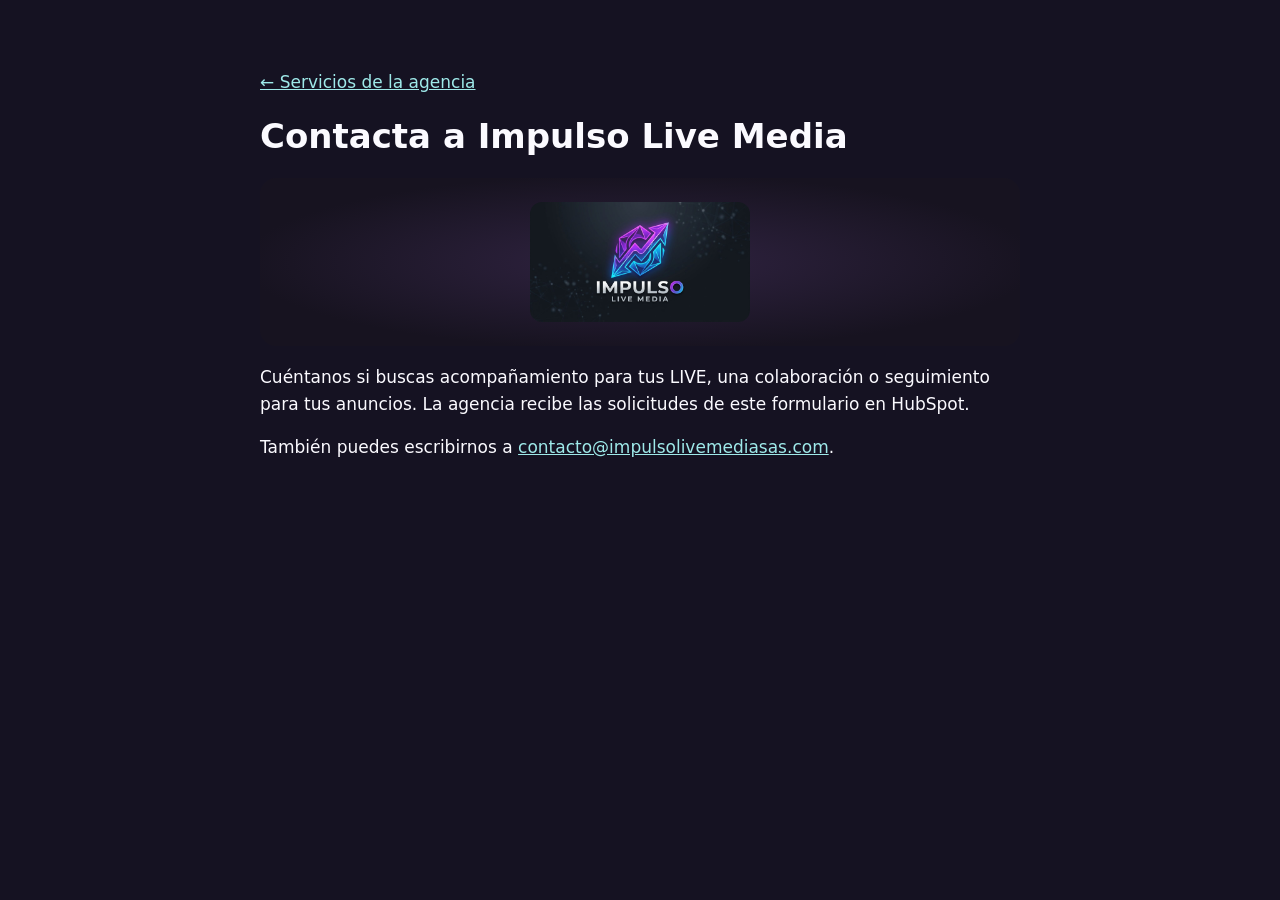
<file: contacto.html>
<!doctype html><html lang="es"><meta charset="utf-8"><meta name="viewport" content="width=device-width,initial-scale=1"><title>Contacto · Impulso Live Media</title><style>body{margin:5vh auto;padding:24px;max-width:760px;background:#151222;color:#fbfaff;font:17px/1.55 system-ui}a{color:#9ee9e9}.hs-form-frame{background:white;border-radius:12px}.marca{background:radial-gradient(ellipse at center,#302341,#171320 74%);display:grid;place-items:center;border-radius:16px;padding:24px;margin:18px 0}.marca img{width:min(220px,65%);height:auto;display:block;border-radius:12px}h1{line-height:1.1}</style><a href="/servicios.html">← Servicios de la agencia</a><h1>Contacta a Impulso Live Media</h1><div class="marca"><img src="/impulso-logo.jpg" alt="Impulso Live Media"></div><p>Cuéntanos si buscas acompañamiento para tus LIVE, una colaboración o seguimiento para tus anuncios. La agencia recibe las solicitudes de este formulario en HubSpot.</p><div class="hs-form-frame" data-region="na1" data-form-id="5db09ec7-6970-403e-b52d-e2f226ded6c0" data-portal-id="52275504"></div><p>También puedes escribirnos a <a href="mailto:contacto@impulsolivemediasas.com">contacto@impulsolivemediasas.com</a>.</p><script defer src="https://js.hsforms.net/forms/embed/52275504.js"></script></html>
</file>
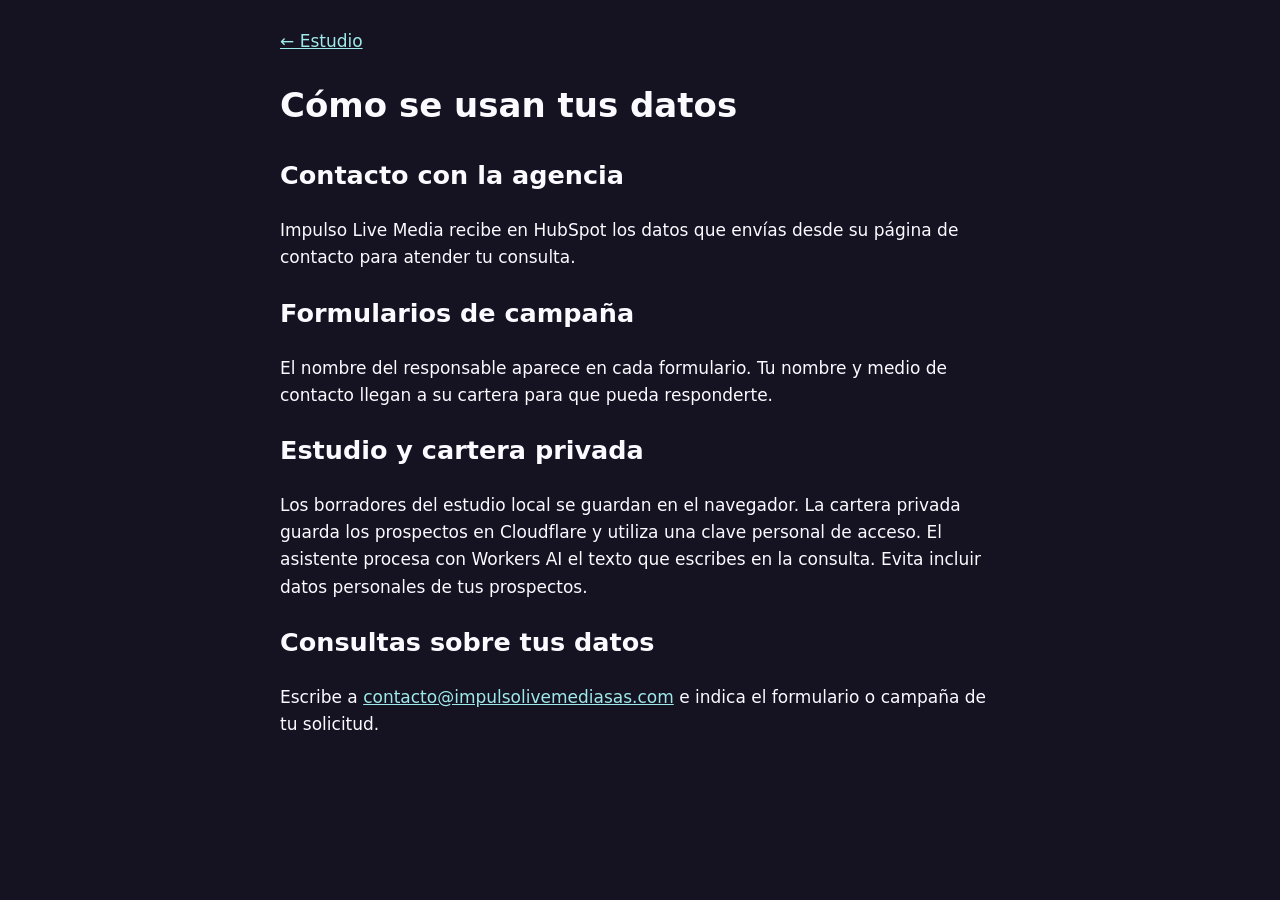
<file: privacidad.html>
<!doctype html><html lang="es"><meta charset="utf-8"><meta name="viewport" content="width=device-width,initial-scale=1"><title>Datos y privacidad · Impulso Live Media</title><style>body{background:#151222;color:#fbfaff;font:17px/1.6 system-ui;max-width:720px;margin:auto;padding:28px}a{color:#9ee9e9}</style><a href="/">← Estudio</a><h1>Cómo se usan tus datos</h1><h2>Contacto con la agencia</h2><p>Impulso Live Media recibe en HubSpot los datos que envías desde su página de contacto para atender tu consulta.</p><h2>Formularios de campaña</h2><p>El nombre del responsable aparece en cada formulario. Tu nombre y medio de contacto llegan a su cartera para que pueda responderte.</p><h2>Estudio y cartera privada</h2><p>Los borradores del estudio local se guardan en el navegador. La cartera privada guarda los prospectos en Cloudflare y utiliza una clave personal de acceso. El asistente procesa con Workers AI el texto que escribes en la consulta. Evita incluir datos personales de tus prospectos.</p><h2>Consultas sobre tus datos</h2><p>Escribe a <a href="mailto:contacto@impulsolivemediasas.com">contacto@impulsolivemediasas.com</a> e indica el formulario o campaña de tu solicitud.</p></html>
</file>
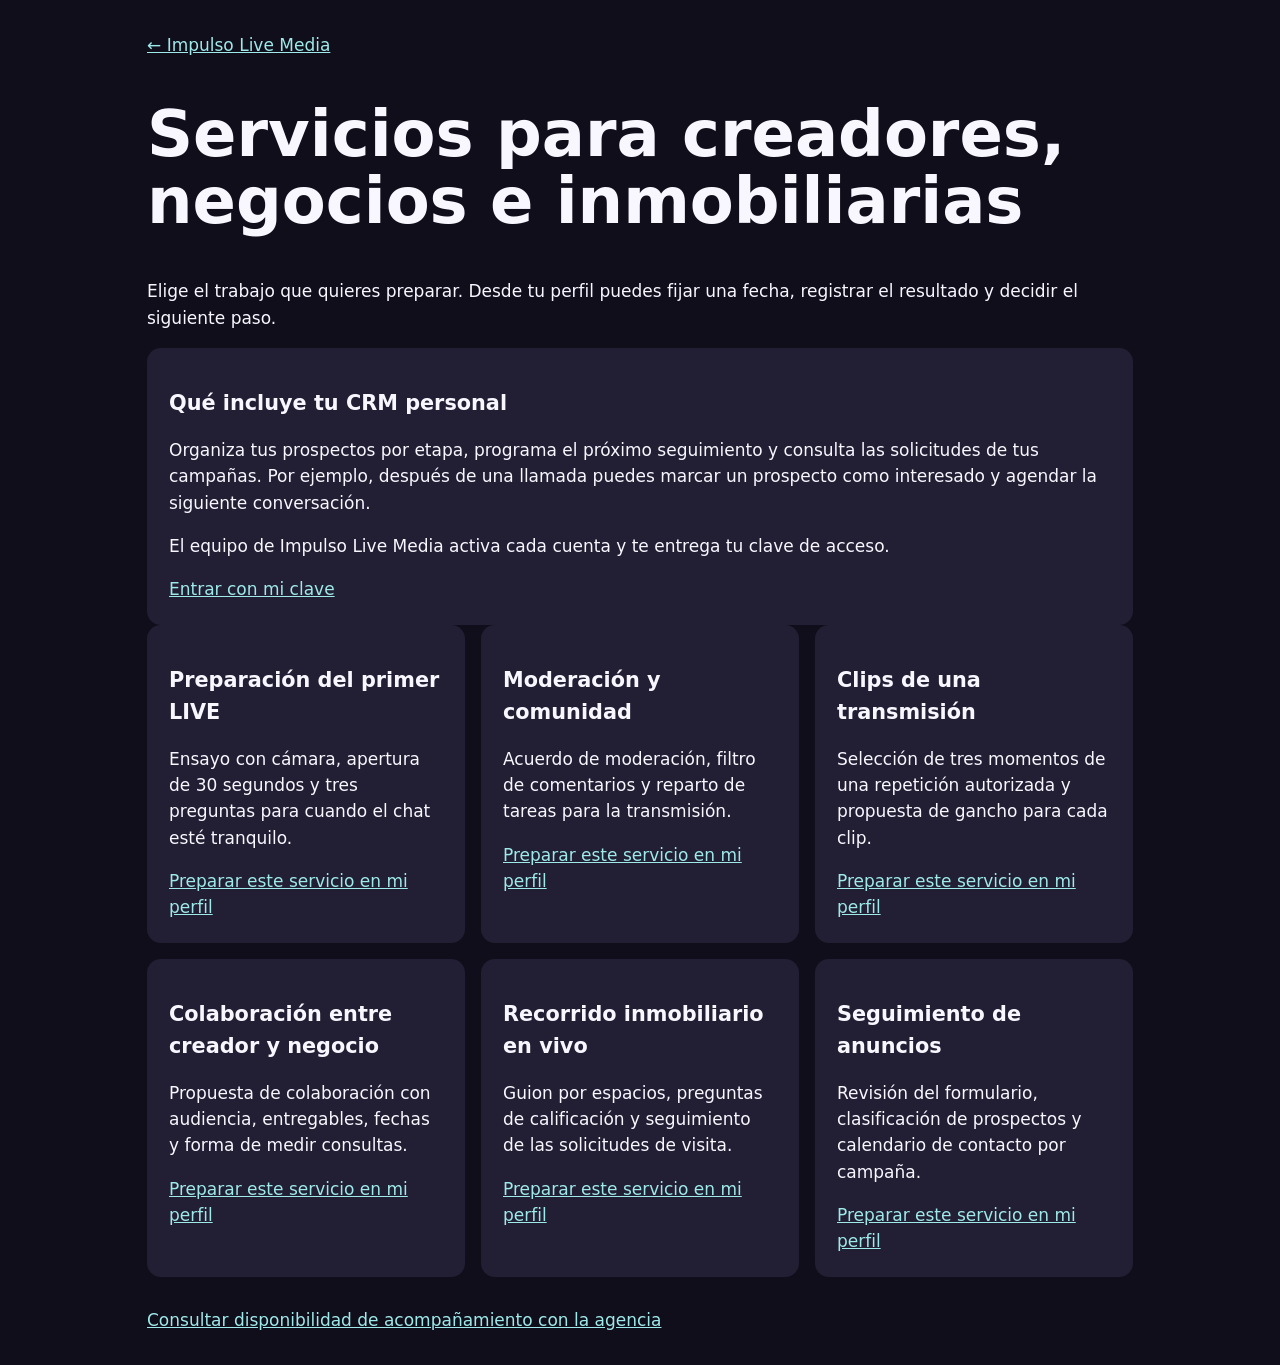
<file: servicios.html>
<!doctype html><html lang="es"><meta charset="utf-8"><meta name="viewport" content="width=device-width,initial-scale=1"><title>Servicios · Impulso Live Media</title><style>*{box-sizing:border-box}body{background:#100e1b;color:#f8f7ff;font:17px/1.55 system-ui;max-width:1050px;padding:32px;margin:auto}a{color:#9ee9e9}h1{font-size:clamp(2rem,6vw,4rem);line-height:1.05}section{display:grid;grid-template-columns:repeat(auto-fit,minmax(min(100%,270px),1fr));gap:16px}article{padding:22px;background:#221f34;border-radius:14px}h2{font-size:1.3rem}footer{margin-top:30px}</style><a href="/">← Impulso Live Media</a><h1>Servicios para creadores, negocios e inmobiliarias</h1><p>Elige el trabajo que quieres preparar. Desde tu perfil puedes fijar una fecha, registrar el resultado y decidir el siguiente paso.</p><article><h2>Qué incluye tu CRM personal</h2><p>Organiza tus prospectos por etapa, programa el próximo seguimiento y consulta las solicitudes de tus campañas. Por ejemplo, después de una llamada puedes marcar un prospecto como interesado y agendar la siguiente conversación.</p><p>El equipo de Impulso Live Media activa cada cuenta y te entrega tu clave de acceso.</p><a href="/privado.html">Entrar con mi clave</a></article><section id="catalog"></section><footer><a href="/contacto.html">Consultar disponibilidad de acompañamiento con la agencia</a></footer><script type="module" src="/catalogo.js"></script></html>
</file>
